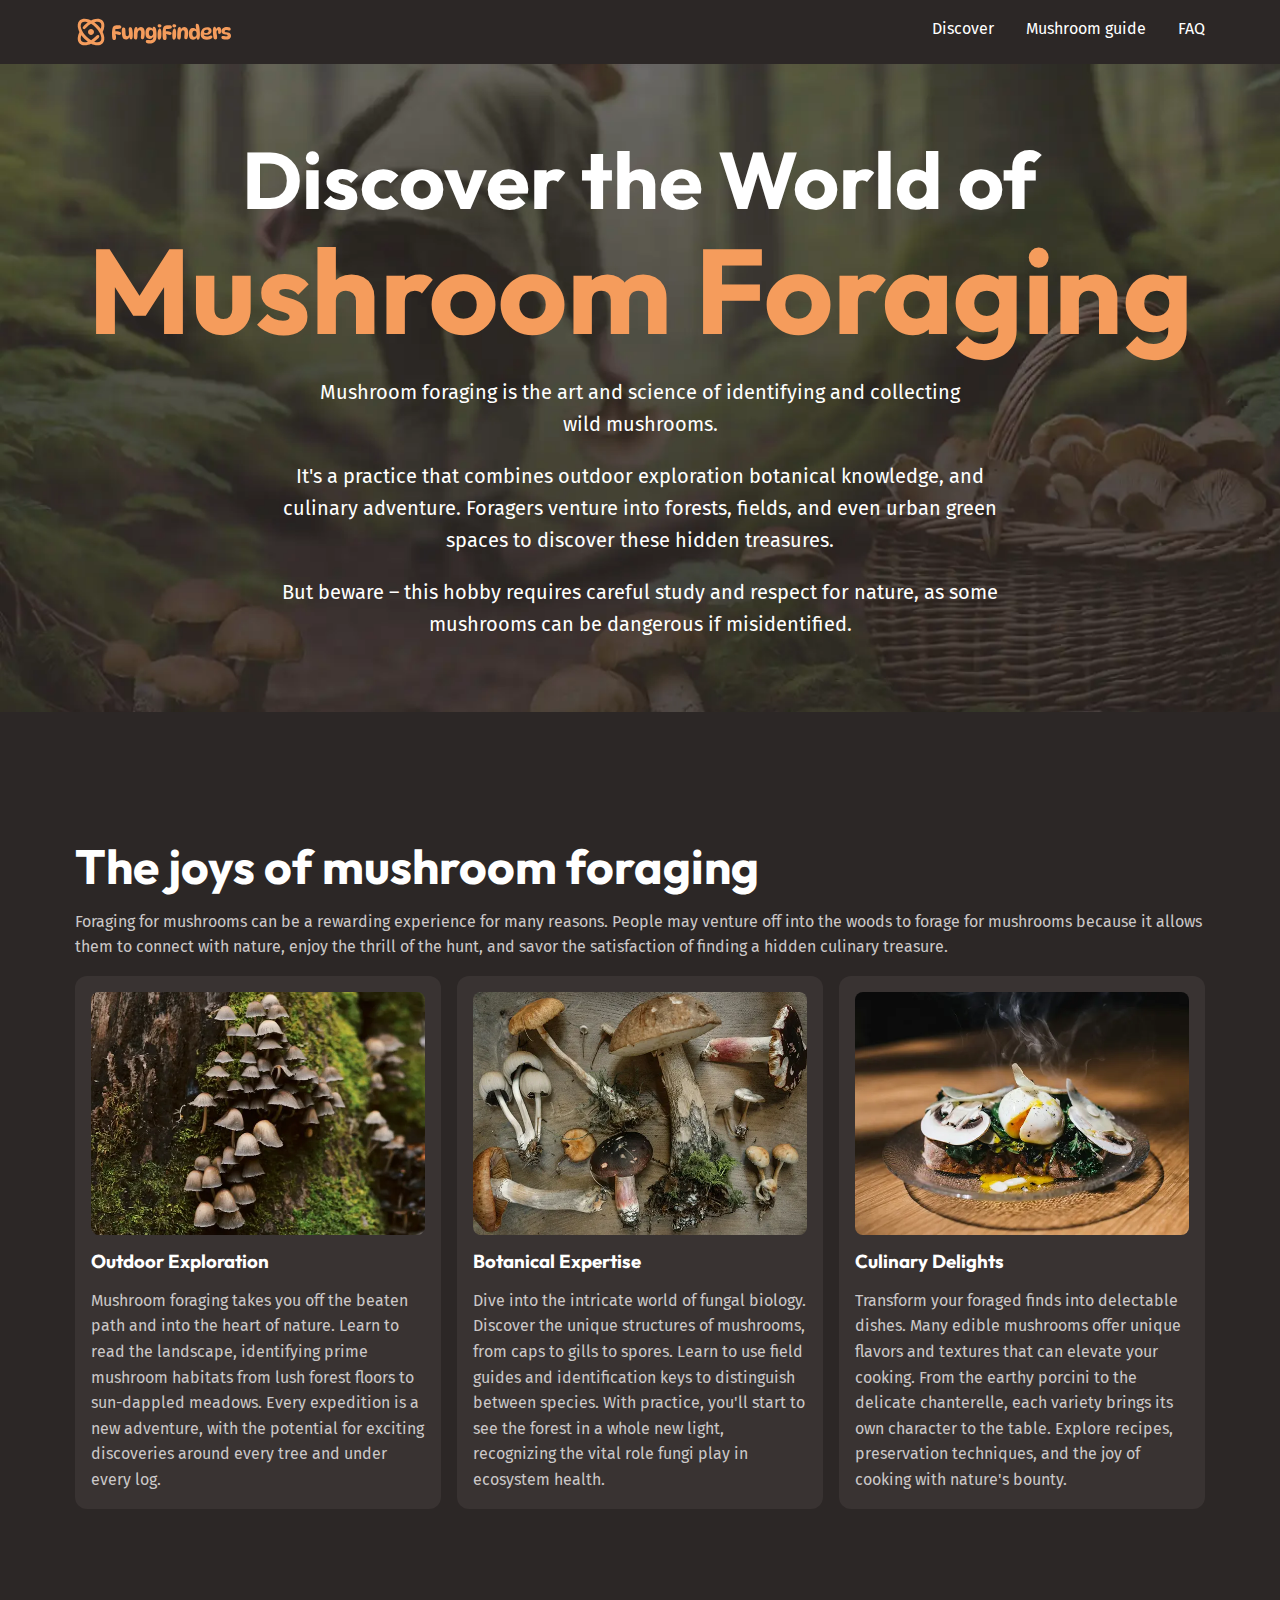
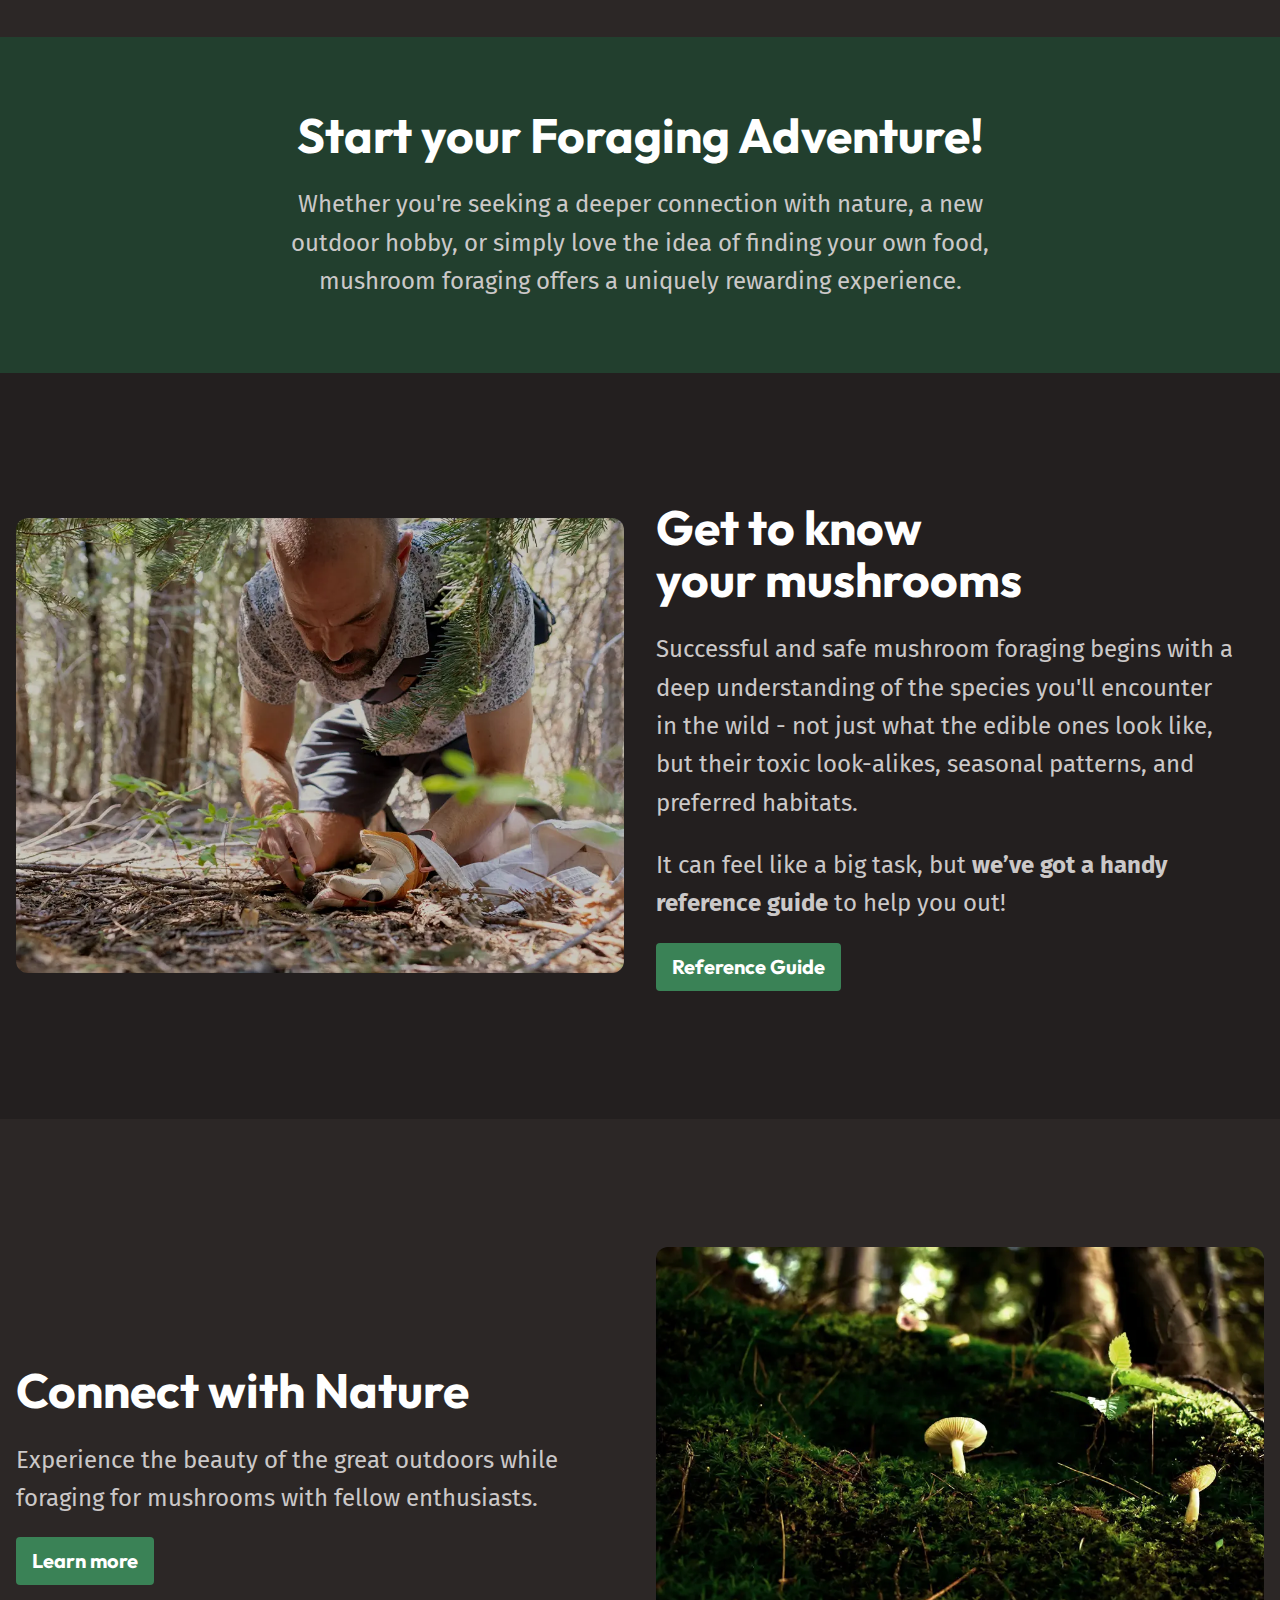
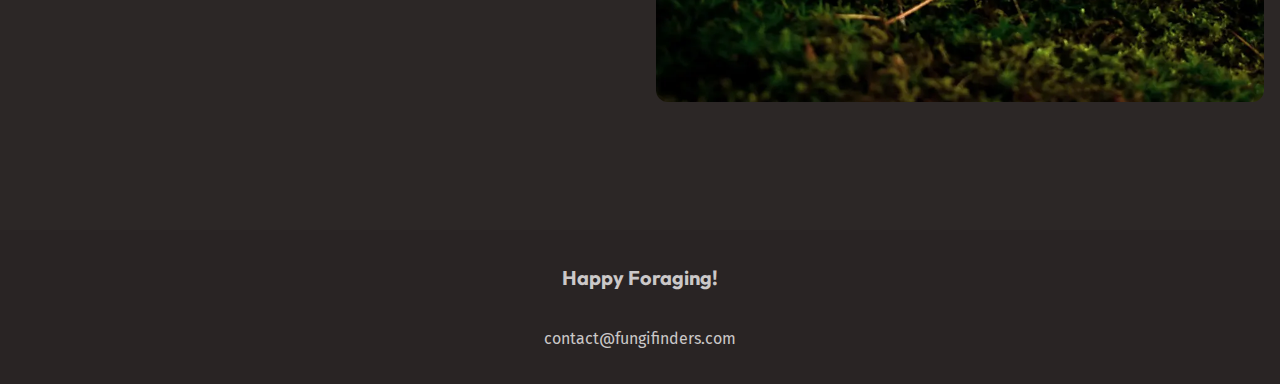
<file: 04/index.html>
<!DOCTYPE html>
<html lang="en">
  <head>
    <meta charset="UTF-8" />
    <meta name="viewport" content="width=device-width, initial-scale=1.0" />
    <title>FungiFinders</title>
    <link rel="preconnect" href="https://fonts.googleapis.com" />
    <link rel="preconnect" href="https://fonts.gstatic.com" crossorigin />
    <link
      href="https://fonts.googleapis.com/css2?family=Fira+Sans:wght@400;700&family=Outfit:wght@100..900&display=swap"
      rel="stylesheet"
    />
    <link rel="stylesheet" href="style.css" />
    <script src="main.js" defer></script>
  </head>

  <body>
    <header class="site-header">
      <div class="wrapper" data-type="wide">
        <div class="site-header__inner">
          <a href="/">
            <img class="logo" src="/assets/fungi-finders.svg" />
          </a>
          <button aria-controls="primary-navigation" aria-expanded="false">
            <span class="visually-hidden">Menu</span>
            <img src="/assets/hamburger.svg" alt="" />
          </button>
          <nav class="primary-navigation">
            <ul>
              <li><a href="/">Discover</a></li>
              <li><a href="mushroom-guide.html">Mushroom guide</a></li>
              <li><a href="mushroom-guide.html#faq">FAQ</a></li>
            </ul>
          </nav>
        </div>
      </div>
    </header>
    <main>
      <section class="hero section flow" data-padding="compact">
        <div class="wrapper">
          <h1 class="hero__title">
            Discover the World of
            <span>Mushroom Foraging</span>
          </h1>
        </div>
        <div class="wrapper" data-width="narrow">
          <div class="flow">
            <p>
              Mushroom foraging is the art and science of identifying and
              collecting wild mushrooms.
            </p>
            <p>
              It's a practice that combines outdoor exploration botanical
              knowledge, and culinary adventure. Foragers venture into forests,
              fields, and even urban green spaces to discover these hidden
              treasures.
            </p>
            <p>
              But beware – this hobby requires careful study and respect for
              nature, as some mushrooms can be dangerous if misidentified.
            </p>
          </div>
        </div>
      </section>

      <section class="section">
        <div class="wrapper flow">
          <div class="flow">
            <h2 class="section-title">The joys of mushroom foraging</h2>
            <p>
              Foraging for mushrooms can be a rewarding experience for many
              reasons. People may venture off into the woods to forage for
              mushrooms because it allows them to connect with nature, enjoy the
              thrill of the hunt, and savor the satisfaction of finding a hidden
              culinary treasure.
            </p>
          </div>

          <!-- this is 3 columns-->
          <div class="equal-columns">
            <div class="card grid-flow">
              <img
                src="/assets/outdoor-exploration.webp"
                alt="Tighly grouped brown mushrooms growing up the side of a mossy tree trunk"
              />
              <h3>Outdoor Exploration</h3>
              <p>
                Mushroom foraging takes you off the beaten path and into the
                heart of nature. Learn to read the landscape, identifying prime
                mushroom habitats from lush forest floors to sun-dappled
                meadows. Every expedition is a new adventure, with the potential
                for exciting discoveries around every tree and under every log.
              </p>
            </div>

            <div class="card grid-flow">
              <img
                src="/assets/botanical-expertise.webp"
                alt="Various harvested wild mushrooms on a table"
              />
              <h3>Botanical Expertise</h3>
              <p>
                Dive into the intricate world of fungal biology. Discover the
                unique structures of mushrooms, from caps to gills to spores.
                Learn to use field guides and identification keys to distinguish
                between species. With practice, you'll start to see the forest
                in a whole new light, recognizing the vital role fungi play in
                ecosystem health.
              </p>
            </div>

            <div class="card grid-flow">
              <img
                src="/assets/culinary-delight.webp"
                alt="A freshly cooked plate of food, still steaming, with several mushroom slices on it"
              />
              <h3>Culinary Delights</h3>
              <p>
                Transform your foraged finds into delectable dishes. Many edible
                mushrooms offer unique flavors and textures that can elevate
                your cooking. From the earthy porcini to the delicate
                chanterelle, each variety brings its own character to the table.
                Explore recipes, preservation techniques, and the joy of cooking
                with nature's bounty.
              </p>
            </div>
          </div>
        </div>
      </section>

      <section class="background-accent section" data-padding="compact">
        <div class="wrapper" data-width="narrow">
          <div class="text-center font-size-lg flow">
            <h2 class="section-title">
              Start your <span>Foraging Adventure!</span>
            </h2>
            <p>
              Whether you're seeking a deeper connection with nature, a new
              outdoor hobby, or simply love the idea of finding your own food,
              mushroom foraging offers a uniquely rewarding experience.
            </p>
          </div>
        </div>
      </section>

      <section class="background-extra-dark section">
        <div class="wrapper" data-width="wide">
          <div
            class="equal-columns"
            data-gap="large"
            data-vertical-alignment="centered"
          >
            <!-- two columns -->
            <div>
              <img
                src="/assets/get-to-know.webp"
                alt="A man on his hands and knees carefully digging a mushroom out of the forest floor"
              />
            </div>
            <div class="font-size-lg flow">
              <h2 class="section-title">Get to know your mushrooms</h2>
              <p>
                Successful and safe mushroom foraging begins with a deep
                understanding of the species you'll encounter in the wild - not
                just what the edible ones look like, but their toxic
                look-alikes, seasonal patterns, and preferred habitats.
              </p>
              <p>
                It can feel like a big task, but
                <strong>we’ve got a handy reference guide</strong> to help you
                out!
              </p>
              <a class="button" href="/mushroom-guide.html"
                ><span class="visually-hidden"
                  >Get to know your mushrooms by using our handy</span
                >
                Reference Guide</a
              >
            </div>
          </div>
        </div>
      </section>

      <section class="section">
        <div class="wrapper" data-width="wide">
          <div
            class="equal-columns"
            data-gap="large"
            data-vertical-alignment="centered"
          >
            <!-- two columns -->
            <div class="font-size-lg flow">
              <h2 class="section-title">Connect with Nature</h2>
              <p>
                Experience the beauty of the great outdoors while foraging for
                mushrooms with fellow enthusiasts.
              </p>
              <a class="button" href="#"
                >Learn more
                <span class="visually-hidden"
                  >about mushrooms with our handy mushroom guide</span
                ></a
              >
            </div>
            <div>
              <img
                src="/assets/nature.webp"
                alt="A few small yellowish mushrooms growing on a mossy forest floor"
              />
            </div>
          </div>
        </div>
      </section>
    </main>

    <footer class="site-footer">
      <p class="site-footer__title">Happy Foraging!</p>
      <a href="mailto:contact@fungifinders.com">contact@fungifinders.com</a>
    </footer>
  </body>
</html>
</file>
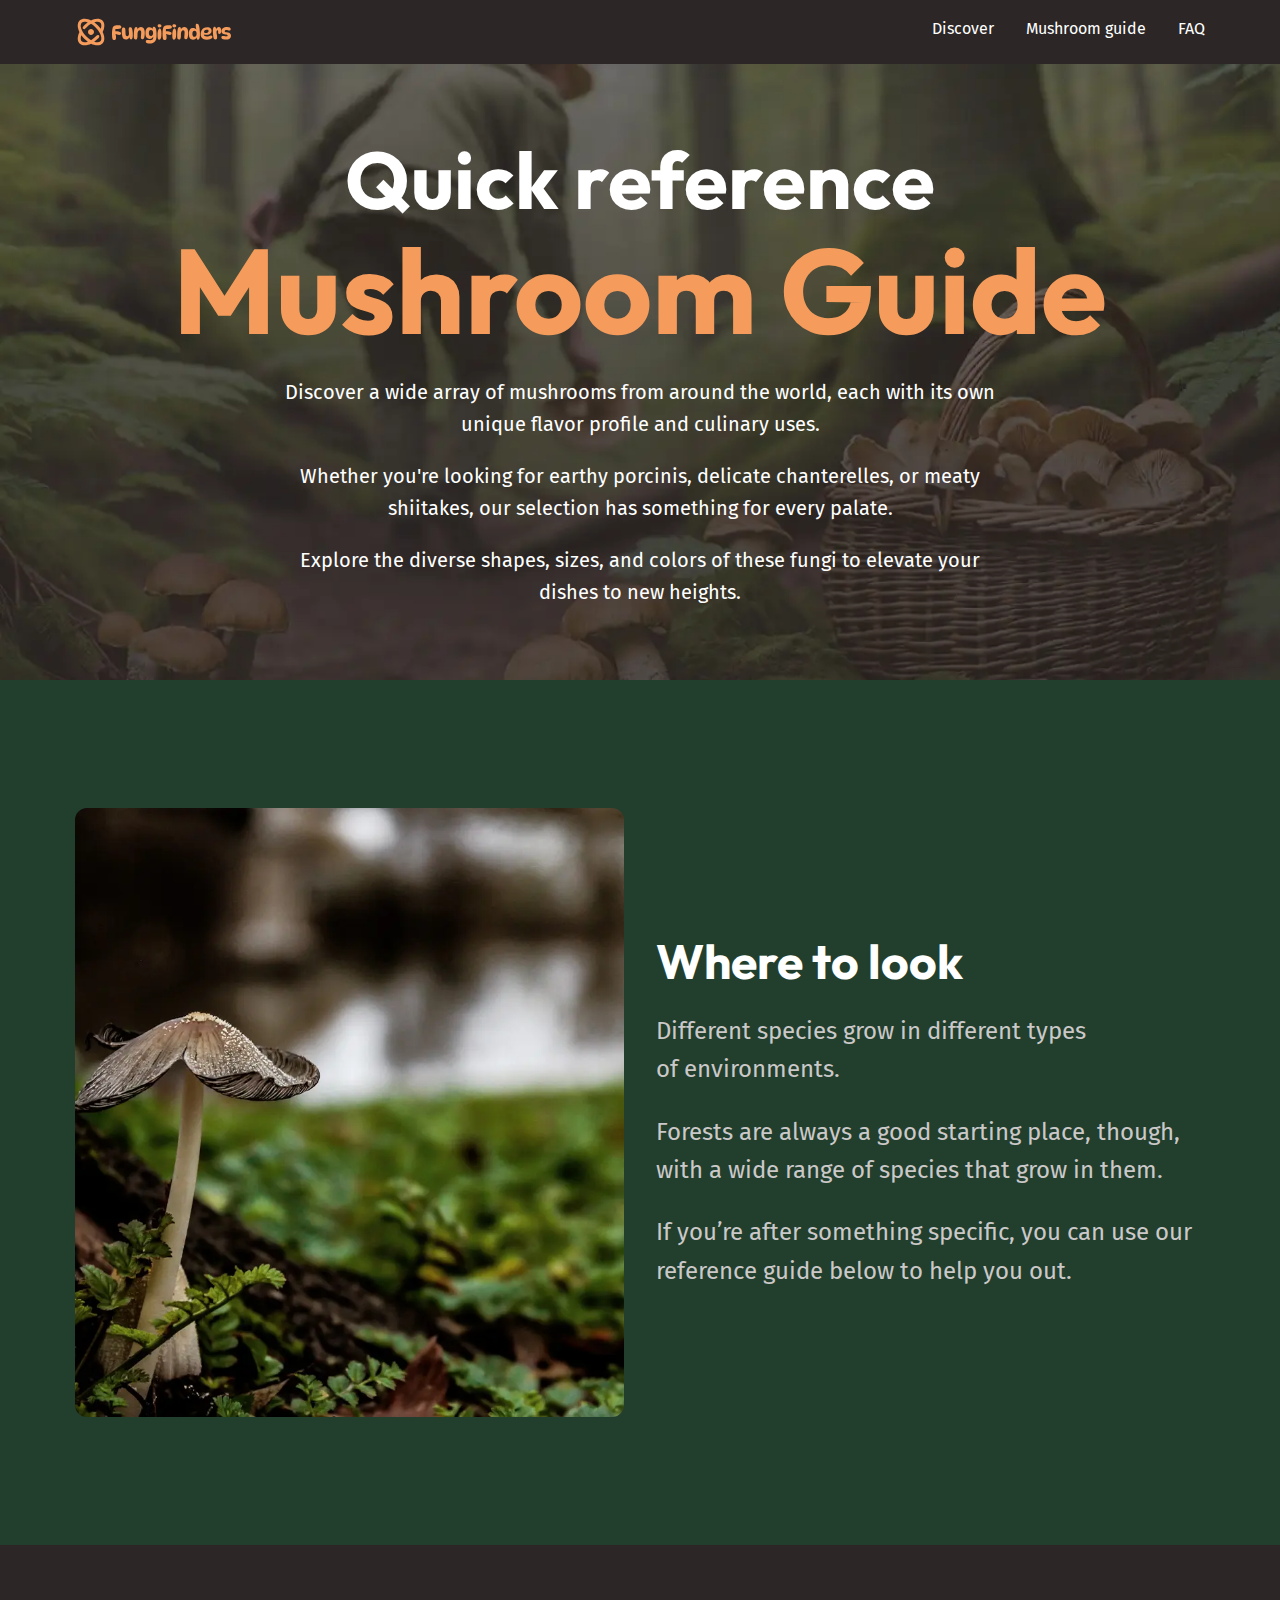
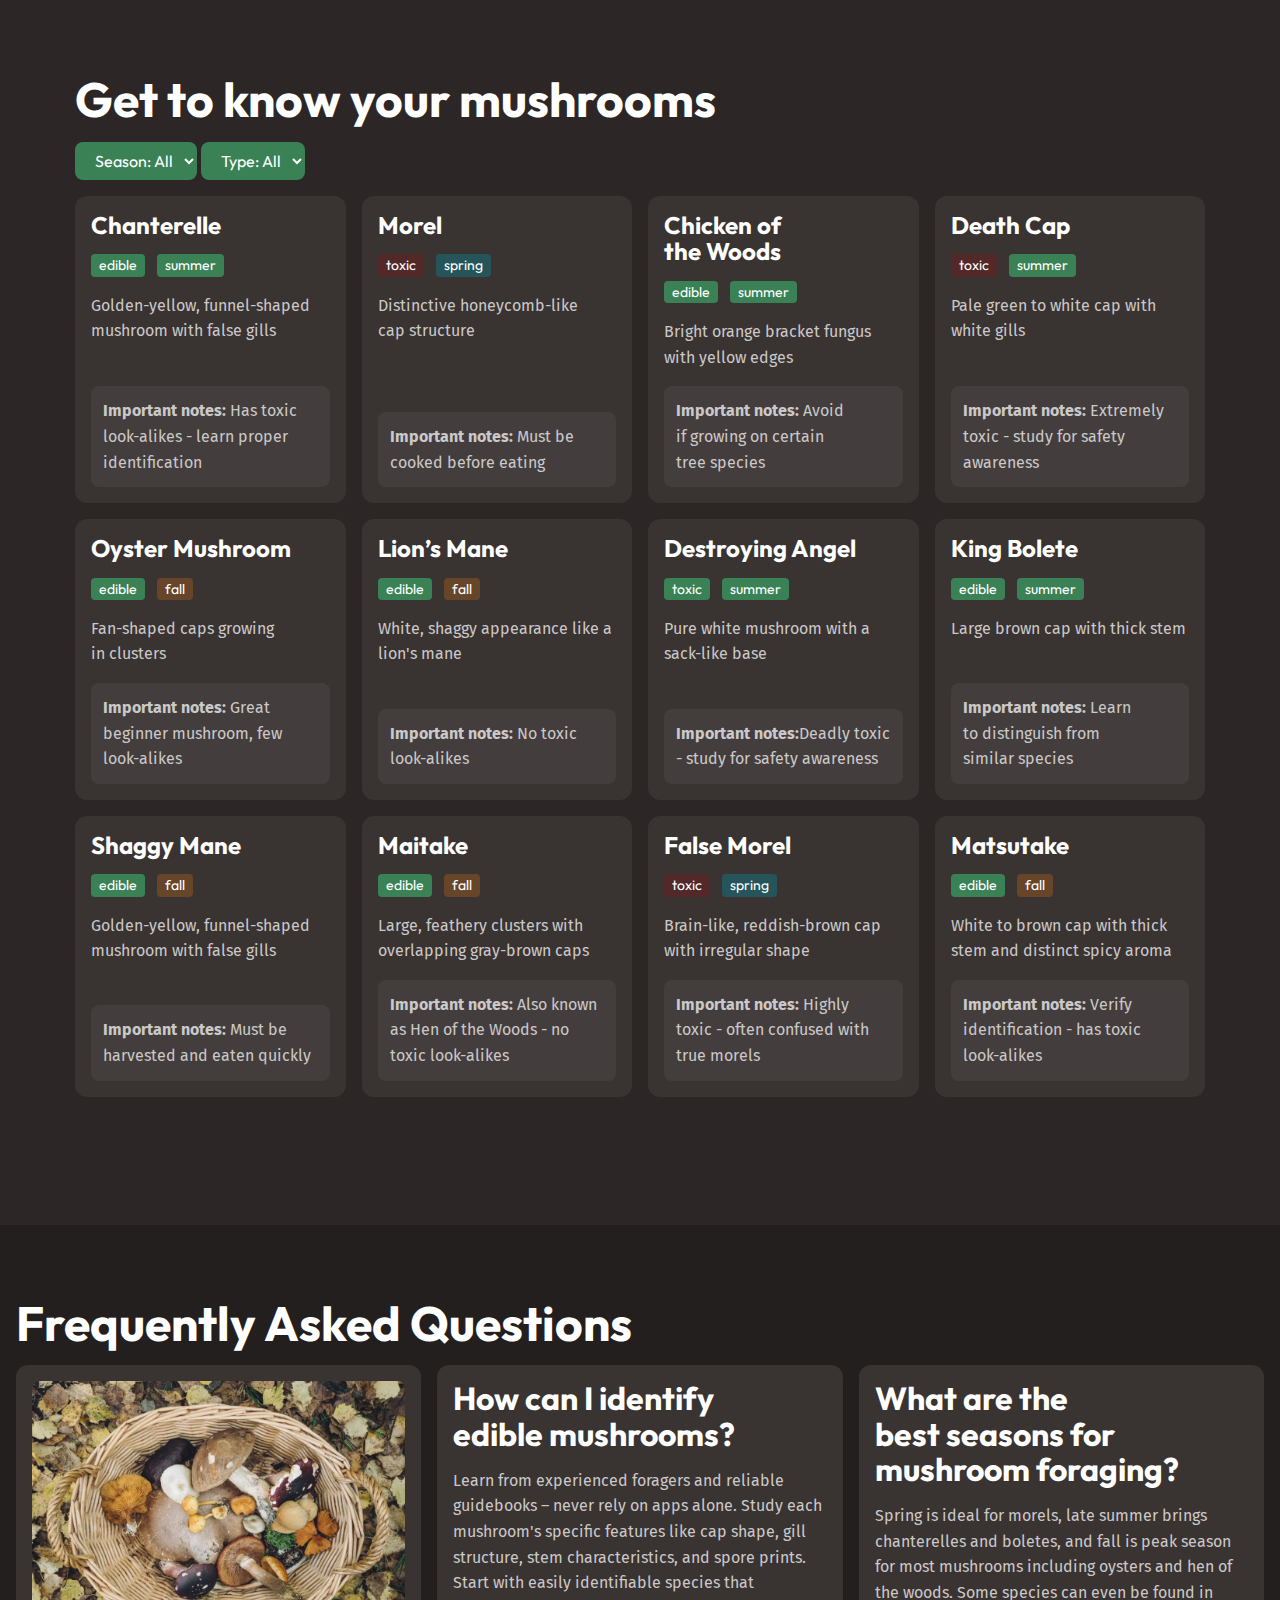
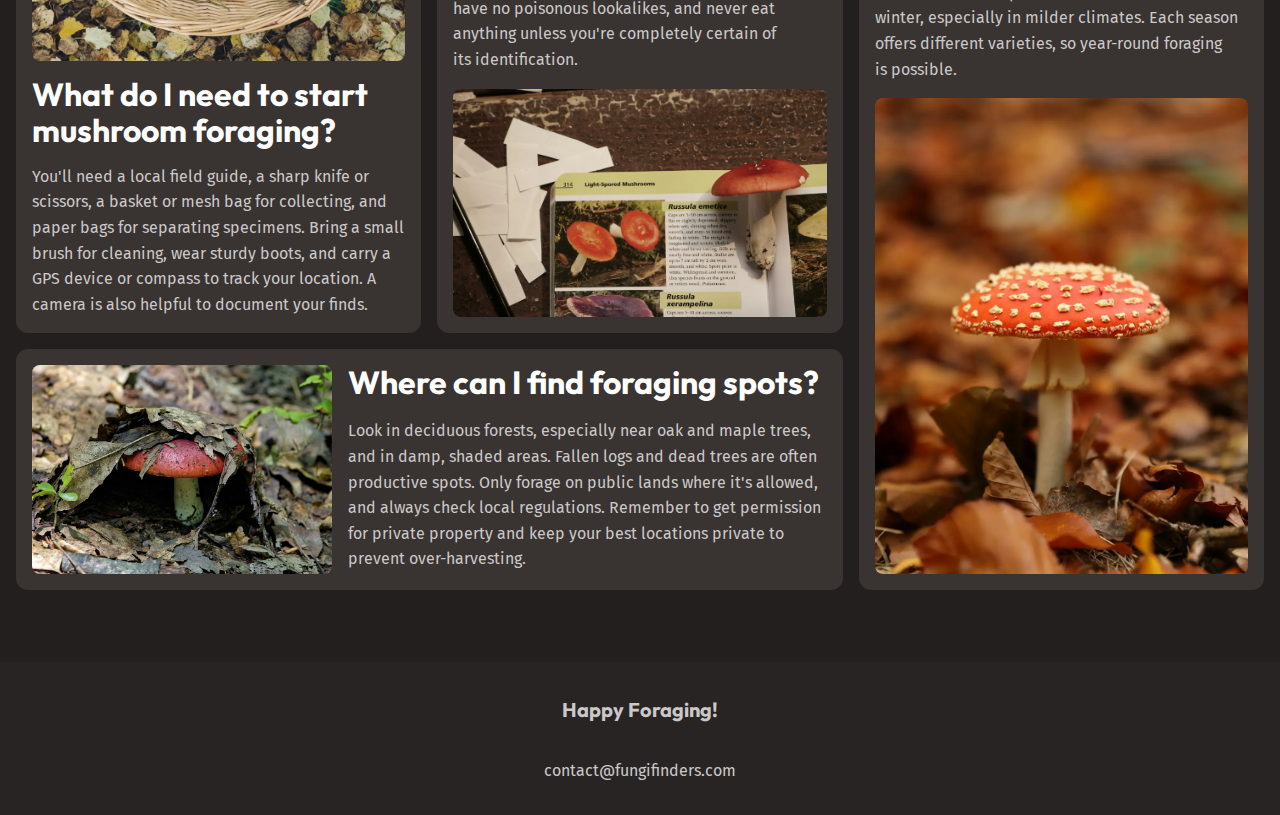
<file: 04/mushroom-guide.html>
<!DOCTYPE html>
<html lang="en">

<head>
    <meta charset="UTF-8" />
    <meta name="viewport" content="width=device-width, initial-scale=1.0" />
    <title>FungiFinders</title>
    <link rel="preconnect" href="https://fonts.googleapis.com" />
    <link rel="preconnect" href="https://fonts.gstatic.com" crossorigin />
    <link
        href="https://fonts.googleapis.com/css2?family=Fira+Sans:wght@400;700&family=Outfit:wght@100..900&display=swap"
        rel="stylesheet" />
    <link rel="stylesheet" href="style.css" />
    <script src="main.js" defer></script>
    <script src="mushroom-filter.js" defer></script>
</head>

<body>
    <header class="site-header">
        <div class="wrapper" data-type="wide">
            <div class="site-header__inner">
                <a href="/">
                    <img class="logo" src="/assets/fungi-finders.svg" />
                </a>
                <button aria-controls="primary-navigation" aria-expanded="false">
                    <span class="visually-hidden">Menu</span>
                    <img src="/assets/hamburger.svg" alt="" />
                </button>
                <nav class="primary-navigation">
                    <ul>
                        <li><a href="/">Discover</a></li>
                        <li><a href="mushroom-guide.html">Mushroom guide</a></li>
                        <li><a href="mushroom-guide.html#faq">FAQ</a></li>
                    </ul>
                </nav>
            </div>
        </div>
    </header>
    <main id="main">
        <section class="hero flow section" data-padding="compact">
            <div class="wrapper">
                <h1 class="hero__title">
                    Quick reference
                    <span>Mushroom Guide</span>
                </h1>
            </div>

            <div class="wrapper flow" data-width="narrow">
                <p>
                    Discover a wide array of mushrooms from around the world, each with
                    its own unique flavor profile and culinary uses.
                </p>
                <p>
                    Whether you're looking for earthy porcinis, delicate chanterelles,
                    or meaty shiitakes, our selection has something for every palate.
                </p>
                <p>
                    Explore the diverse shapes, sizes, and colors of these fungi to
                    elevate your dishes to new heights.
                </p>
            </div>
        </section>

        <section class="background-accent section">
            <div class="wrapper">
                <div class="equal-columns" data-vertical-alignment="centered" data-gap="large">
                    <div>
                        <img src="/assets/where-to-look.webp"
                            alt="A closeup of a mushroom growing on a lush green forest floor" />
                    </div>

                    <div class="flow font-size-lg">
                        <h2 class="section-title">Where to look</h2>
                        <p>Different species grow in different types of environments.</p>
                        <p>
                            Forests are always a good starting place, though, with a wide
                            range of species that grow in them.
                        </p>
                        <p>
                            If you’re after something specific, you can use our reference
                            guide below to help you out.
                        </p>
                    </div>
                </div>
            </div>
        </section>

        <section class="section mushroom-guide">
            <div class="wrapper flow">
                <h2 class="section-title">Get to know your mushrooms</h2>
                <div>
                    <select name="season" id="season" hidden>
                        <option value="all">Season: All</option>
                        <option value="spring">Spring</option>
                        <option value="summer">Summer</option>
                        <option value="fall">Fall</option>
                    </select>
                    <select name="edible" id="edible" hidden>
                        <option value="all">Type: All</option>
                        <option value="edible">Edible</option>
                        <option value="toxic">Toxic</option>
                    </select>
                </div>

                <div class="grid-auto-fill">
                    <div class="card">
                        <h3 class="card__title">Chanterelle</h3>
                        <ul class="tag-list" role="list" aria-label="Mushroom characteristics">
                            <li data-edible="edible">
                                <span class="visually-hidden">This mushroom is</span>
                                edible
                            </li>
                            <li data-season="summer">
                                <span class="visually-hidden">You can harvest this mushroom in the</span>
                                summer
                            </li>
                        </ul>

                        <p>Golden-yellow, funnel-shaped mushroom with false gills</p>
                        <p class="card__note">
                            <strong>Important notes:</strong> Has toxic look-alikes - learn
                            proper identification
                        </p>
                    </div>
                    <div class="card">
                        <h3 class="card__title">Morel</h3>
                        <ul class="tag-list" role="list" aria-label="Mushroom characteristics">
                            <li data-edible="toxic">
                                <span class="visually-hidden">This mushroom is</span>
                                toxic
                            </li>
                            <li data-season="spring">
                                <span class="visually-hidden">You can harvest this mushroom in the</span>
                                spring
                            </li>
                        </ul>

                        <p>Distinctive honeycomb-like cap structure</p>
                        <p class="card__note">
                            <strong>Important notes:</strong> Must be cooked before eating
                        </p>
                    </div>

                    <div class="card">
                        <h3 class="card__title">Chicken of the Woods</h3>
                        <ul class="tag-list" role="list" aria-label="Mushroom characteristics">
                            <li data-edible="edible">
                                <span class="visually-hidden">This mushroom is</span>
                                edible
                            </li>
                            <li data-season="summer">
                                <span class="visually-hidden">You can harvest this mushroom in the</span>
                                summer
                            </li>
                        </ul>

                        <p>Bright orange bracket fungus with yellow edges</p>
                        <p class="card__note">
                            <strong>Important notes:</strong> Avoid if growing on certain
                            tree species
                        </p>
                    </div>

                    <div class="card">
                        <h3 class="card__title">Death Cap</h3>
                        <ul class="tag-list" role="list" aria-label="Mushroom characteristics">
                            <li data-edible="toxic">
                                <span class="visually-hidden">This mushroom is</span>
                                toxic
                            </li>
                            <li data-season="summer">
                                <span class="visually-hidden">You can harvest this mushroom in the</span>
                                summer
                            </li>
                        </ul>

                        <p>Pale green to white cap with white gills</p>
                        <p class="card__note">
                            <strong>Important notes:</strong> Extremely toxic - study for
                            safety awareness
                        </p>
                    </div>
                    <div class="card">
                        <h3 class="card__title">Oyster Mushroom</h3>
                        <ul class="tag-list" role="list" aria-label="Mushroom characteristics">
                            <li data-edible="edible">
                                <span class="visually-hidden">This mushroom is</span>
                                edible
                            </li>
                            <li data-season="fall">
                                <span class="visually-hidden">You can harvest this mushroom in the</span>
                                fall
                            </li>
                        </ul>

                        <p>Fan-shaped caps growing in clusters</p>
                        <p class="card__note">
                            <strong>Important notes:</strong> Great beginner mushroom, few
                            look-alikes
                        </p>
                    </div>
                    <div class="card">
                        <h3 class="card__title">Lion’s Mane</h3>
                        <ul class="tag-list" role="list" aria-label="Mushroom characteristics">
                            <li data-edible="edible">
                                <span class="visually-hidden">This mushroom is</span>
                                edible
                            </li>
                            <li data-season="fall">
                                <span class="visually-hidden">You can harvest this mushroom in the</span>
                                fall
                            </li>
                        </ul>

                        <p>White, shaggy appearance like a lion's mane</p>
                        <p class="card__note">
                            <strong>Important notes:</strong> No toxic look-alikes
                        </p>
                    </div>
                    <div class="card">
                        <h3 class="card__title">Destroying Angel</h3>
                        <ul class="tag-list" role="list" aria-label="Mushroom characteristics">
                            <li data-edible="edible">
                                <span class="visually-hidden">This mushroom is</span>
                                toxic
                            </li>
                            <li data-season="summer">
                                <span class="visually-hidden">You can harvest this mushroom in the</span>
                                summer
                            </li>
                        </ul>

                        <p>Pure white mushroom with a sack-like base</p>
                        <p class="card__note">
                            <strong>Important notes:</strong>Deadly toxic - study for safety
                            awareness
                        </p>
                    </div>
                    <div class="card">
                        <h3 class="card__title">King Bolete</h3>
                        <ul class="tag-list" role="list" aria-label="Mushroom characteristics">
                            <li data-edible="edible">
                                <span class="visually-hidden">This mushroom is</span>
                                edible
                            </li>
                            <li data-season="summer">
                                <span class="visually-hidden">You can harvest this mushroom in the</span>
                                summer
                            </li>
                        </ul>

                        <p>Large brown cap with thick stem</p>
                        <p class="card__note">
                            <strong>Important notes:</strong> Learn to distinguish from
                            similar species
                        </p>
                    </div>
                    <div class="card">
                        <h3 class="card__title">Shaggy Mane</h3>
                        <ul class="tag-list" role="list" aria-label="Mushroom characteristics">
                            <li data-edible="edible">
                                <span class="visually-hidden">This mushroom is</span>
                                edible
                            </li>
                            <li data-season="fall">
                                <span class="visually-hidden">You can harvest this mushroom in the</span>
                                fall
                            </li>
                        </ul>

                        <p>Golden-yellow, funnel-shaped mushroom with false gills</p>
                        <p class="card__note">
                            <strong>Important notes:</strong> Must be harvested and eaten
                            quickly
                        </p>
                    </div>
                    <div class="card">
                        <h3 class="card__title">Maitake</h3>
                        <ul class="tag-list" role="list" aria-label="Mushroom characteristics">
                            <li data-edible="edible">
                                <span class="visually-hidden">This mushroom is</span>
                                edible
                            </li>
                            <li data-season="fall">
                                <span class="visually-hidden">You can harvest this mushroom in the</span>
                                fall
                            </li>
                        </ul>

                        <p>Large, feathery clusters with overlapping gray-brown caps</p>
                        <p class="card__note">
                            <strong>Important notes:</strong> Also known as Hen of the Woods
                            - no toxic look-alikes
                        </p>
                    </div>
                    <div class="card">
                        <h3 class="card__title">False Morel</h3>
                        <ul class="tag-list" role="list" aria-label="Mushroom characteristics">
                            <li data-edible="toxic">
                                <span class="visually-hidden">This mushroom is</span>
                                toxic
                            </li>
                            <li data-season="spring">
                                <span class="visually-hidden">You can harvest this mushroom in the</span>
                                spring
                            </li>
                        </ul>

                        <p>Brain-like, reddish-brown cap with irregular shape</p>
                        <p class="card__note">
                            <strong>Important notes:</strong> Highly toxic - often confused
                            with true morels
                        </p>
                    </div>
                    <div class="card">
                        <h3 class="card__title">Matsutake</h3>
                        <ul class="tag-list" role="list" aria-label="Mushroom characteristics">
                            <li data-edible="edible">
                                <span class="visually-hidden">This mushroom is</span>
                                edible
                            </li>
                            <li data-season="fall">
                                <span class="visually-hidden">You can harvest this mushroom in the</span>
                                fall
                            </li>
                        </ul>

                        <p>White to brown cap with thick stem and distinct spicy aroma</p>
                        <p class="card__note">
                            <strong>Important notes:</strong> Verify identification - has
                            toxic look-alikes
                        </p>
                    </div>
                </div>

                <div class="no-results-message" hidden>
                    No cards match these filters
                </div>
            </div>
        </section>

        <section id="faq" class="background-extra-dark section" data-padding="compact">
            <div class="wrapper flow" data-width="wide">
                <h2 class="section-title">Frequently Asked Questions</h2>
                <div class="faq-bento-grid">
                    <div class="card">
                        <img src="/assets/start-foraging.webp" alt="a basket full of a viarity of wild mushrooms" />
                        <h3 class="card__title">
                            What do I need to start mushroom foraging?
                        </h3>
                        <p>
                            You'll need a local field guide, a sharp knife or scissors, a
                            basket or mesh bag for collecting, and paper bags for separating
                            specimens. Bring a small brush for cleaning, wear sturdy boots,
                            and carry a GPS device or compass to track your location. A
                            camera is also helpful to document your finds.
                        </p>
                    </div>

                    <div class="card">
                        <img src="/assets/identify-mushrooms.webp"
                            alt="A wild mushroom on top of a page in a mushroom identification book, giving detailed information about that mushroom" />
                        <h3 class="card__title">How can I identify edible mushrooms?</h3>
                        <p>
                            Learn from experienced foragers and reliable guidebooks – never
                            rely on apps alone. Study each mushroom's specific features like
                            cap shape, gill structure, stem characteristics, and spore
                            prints. Start with easily identifiable species that have no
                            poisonous lookalikes, and never eat anything unless you're
                            completely certain of its identification.
                        </p>
                    </div>

                    <div class="card">
                        <img src="/assets/where-to-find.webp"
                            alt="A mushroom under a pile of leaves, with only one side of it visible" />
                        <h3 class="card__title">Where can I find foraging spots?</h3>
                        <p>
                            Look in deciduous forests, especially near oak and maple trees,
                            and in damp, shaded areas. Fallen logs and dead trees are often
                            productive spots. Only forage on public lands where it's
                            allowed, and always check local regulations. Remember to get
                            permission for private property and keep your best locations
                            private to prevent over-harvesting.
                        </p>
                    </div>

                    <div class="card">
                        <img src="/assets/best-seasons.webp"
                            alt="A white stemmed mushroom, with a bright orange cap with white spots" />
                        <h3 class="card__title">
                            What are the best seasons for mushroom foraging?
                        </h3>
                        <p>
                            Spring is ideal for morels, late summer brings chanterelles and
                            boletes, and fall is peak season for most mushrooms including
                            oysters and hen of the woods. Some species can even be found in
                            winter, especially in milder climates. Each season offers
                            different varieties, so year-round foraging is possible.
                        </p>
                    </div>
                </div>
            </div>
        </section>
    </main>

    <footer class="site-footer">
        <p class="site-footer__title">Happy Foraging!</p>
        <a href="mailto:contact@fungifinders.com">contact@fungifinders.com</a>
    </footer>
</body>

</html>
</file>
<file: 04/style.css>
@layer reset {

    *,
    *::before,
    *::after {
        box-sizing: border-box;
    }

    /* https://kilianvalkhof.com/2022/css-html/your-css-reset-needs-text-size-adjust-probably/ */
    html {
        -moz-text-size-adjust: none;
        -webkit-text-size-adjust: none;
        text-size-adjust: none;
    }

    body,
    h1,
    h2,
    h3,
    h4,
    p,
    figure,
    blockquote,
    dl,
    dd {
        margin: 0;
    }

    /* https://www.scottohara.me/blog/2019/01/12/lists-and-safari.html */
    [role="list"] {
        list-style: none;
        margin: 0;
        padding: 0;
    }

    body {
        min-block-size: 100vh;
        line-height: 1.6;
    }

    h1,
    h2,
    h3,
    button,
    input,
    label {
        line-height: 1.1;
    }

    h1,
    h2,
    h3,
    h4 {
        text-wrap: balance;
    }

    p,
    li {
        text-wrap: pretty;
    }

    img,
    picture {
        max-inline-size: 100%;
        display: block;
    }

    input,
    button,
    textarea,
    select {
        font: inherit;
    }
}

@layer base {
    :root {
        --clr-white: hsl(0, 0%, 100%);
        --clr-gray-100: hsl(0, 2%, 79%);
        --clr-brand-400: hsl(25, 88%, 75%);
        --clr-brand-500: hsl(25, 88%, 66%);
        --clr-green-400: hsl(143, 19%, 49%);
        --clr-green-500: hsl(143, 38%, 37%);
        --clr-green-600: hsl(145, 29%, 19%);
        --clr-brown-500: hsl(10, 5%, 25%);
        --clr-brown-600: hsl(9, 7%, 21%);
        --clr-brown-700: hsl(9, 8%, 16%);
        --clr-brown-800: hsl(0, 6%, 15%);
        --clr-brown-900: hsl(0, 6%, 13%);

        --clr-orange-500: hsl(28, 43%, 28%);
        --clr-red-500: hsl(359, 34%, 24%);
        --clr-teal-500: hsl(186, 42%, 25%);

        --ff-heading: "Outfit", sans-serif;
        --ff-body: "Fira Sans", sans-serif;

        --fs-300: 0.875rem;
        --fs-400: 1rem;
        --fs-500: 1.125rem;
        --fs-600: 1.25rem;
        --fs-700: 1.5rem;
        --fs-800: 2rem;
        --fs-900: 3.75rem;
        --fs-1000: 3.75rem;

        @media (width > 760px) {
            --fs-300: 0.875rem;
            --fs-400: 1rem;
            --fs-500: 1.25rem;
            --fs-600: 1.5rem;
            --fs-700: 2rem;
            --fs-800: 3rem;
            --fs-900: 5rem;
            --fs-1000: 7.5rem;
        }
    }

    /* in another selector for syntax highlighting reasons only */
    :root {
        --text-main: var(--clr-gray-100);
        --text-high-contrast: var(--clr-white);
        --text-brand: var(--clr-brand-500);
        --text-brand-light: var(--clr-brand-400);

        --background-accent-light: var(--clr-green-400);
        --background-accent-main: var(--clr-green-500);
        --background-accent-dark: var(--clr-green-600);

        --background-extra-light: var(--clr-brown-500);
        --background-light: var(--clr-brown-600);
        --background-main: var(--clr-brown-700);
        --background-dark: var(--clr-brown-800);
        --background-extra-dark: var(--clr-brown-900);

        --font-size-heading-sm: var(--fs-700);
        --font-size-heading-regular: var(--fs-800);
        --font-size-heading-lg: var(--fs-900);
        --font-size-heading-xl: var(--fs-1000);

        --font-size-sm: var(--fs-300);
        --font-size-regular: var(--fs-400);
        --font-size-md: var(--fs-500);
        --font-size-lg: var(--fs-600);

        --border-radius-1: 0.25rem;
        --border-radius-2: 0.5rem;
        --border-radius-3: 0.75rem;
    }
}

@layer base {
    @view-transition {
        navigation: auto;
    }

    @media (prefers-reduced-motion: no-preference) {
        html {
            scroll-behavior: smooth;
        }
    }

    html {
        scroll-padding: 2rem;
    }

    body {
        font-family: var(--ff-body);
        font-size: var(--font-size-regular);
        color: var(--text-main);
        background-color: var(--background-main);
    }

    h1,
    h2,
    h3,
    h4 {
        font-family: var(--ff-heading);
        font-weight: 700;
        color: var(--text-high-contrast);
    }

    a {
        color: var(--text-high-contrast);
    }

    a:hover,
    a:focus-visible {
        color: var(--text-brand-light);
    }

    img {
        border-radius: var(--border-radius-3);
    }
}

@layer layout {
    .flow>*+* {
        margin-block-start: var(--flow-space, 1em);
    }

    .grid-flow {
        display: grid;
        gap: var(--grid-flow-space, 1rem);

        align-content: start;
        justify-items: start;
    }

    .wrapper {
        --wrapper-max-width: 1130px;
        --wrapper-padding: 1rem;

        max-width: var(--wrapper-max-width);
        margin-inline: auto;
        padding-inline: var(--wrapper-padding);

        /* helps to match the Figma file */
        box-sizing: content-box;
    }

    .wrapper[data-width="narrow"] {
        --wrapper-max-width: 720px;
    }

    .wrapper[data-width="wide"] {
        --wrapper-max-width: 1330px;
    }

    .section {
        padding-block: 3.75rem;

        @media (min-width: 760px) {
            padding-block: 8rem;

            &[data-padding="compact"] {
                padding-block: 4.5rem;
            }
        }

        .grid-auto-fill {
            display: grid;
            gap: 1rem;
            grid-template-columns: repeat(auto-fill,
                    minmax(min(var(--grid-auto-fill-min-column-size, 250px), 100%), 1fr));
        }
    }

    .equal-columns {
        display: grid;
        gap: var(--equal-columns-gap, 1rem);
        align-items: var(--column-layout-alignment, start);

        &[data-gap="large"] {
            gap: 2rem;
        }

        &[data-vertical-alignment="centered"] {
            --column-layout-alignment: center;
        }

        &[data-vertical-alignment="bottom"] {
            --column-layout-alignment: end;
        }

        @media (width > 760px) {
            grid-auto-flow: column;
            grid-auto-columns: 1fr;
        }
    }
}

@layer components {
    .site-header {
        padding-block: 1rem;
    }

    .site-header__inner {
        display: flex;
        flex-wrap: wrap;
        gap: 0.5rem 2rem;
        justify-content: space-between;
    }

    .primary-navigation {
        ul {
            list-style: none;
            margin: 0;
            padding: 0;
            display: flex;
            flex-wrap: wrap;
            gap: 0.5rem 2rem;
        }

        a {
            text-decoration: none;
        }
    }

    [aria-controls="primary-navigation"] {
        display: none;
    }

    @media (width < 760px) {
        [aria-controls="primary-navigation"] {
            display: block;
            z-index: 100;
            background: transparent;
            border: 0;

            img {
                border-radius: 0;
            }
        }

        .site-header {
            position: relative;
        }

        .primary-navigation {
            display: none;
            opacity: 0;

            transition: display 1s, opacity 1s;
            transition-behavior: allow-discrete;

            position: absolute;
            z-index: 10;
            top: 0;
            right: 0;
            padding: 2rem;
            border-radius: 0 0 0 var(--border-radius-3);
            background: var(--background-accent-main);

            ul {
                flex-direction: column;
                gap: 0;
                font-size: var(--fs-700);
                font-family: var(--ff-heading);
                font-weight: 700;
            }

            li {
                translate: 0;
                opacity: 1;

                transition: opacity 300ms, translate 875ms;
                transition-delay: var(--delay, 125ms);

                &:nth-child(2) {
                    --delay: 250ms;
                }

                &:nth-child(3) {
                    --delay: 325ms;
                }
            }

            li+li {
                margin-top: 1rem;
                padding-top: 1rem;
                border-top: 2px solid var(--background-accent-light);
            }
        }

        [aria-expanded="true"]~.primary-navigation {
            display: block;
            opacity: 1;

            @starting-style {
                display: block;
                opacity: 0;
            }

            li {
                translate: 0;
                opacity: 1;

                @starting-style {
                    translate: 100%;
                    opacity: 0;
                }
            }
        }
    }

    .site-footer {
        background-color: var(--background-dark);
        padding-block: 2rem;
        text-align: center;

        /* either use .grid-flow and change the --grid-flow-spacing, or do this */
        display: grid;
        gap: 2rem;

        a {
            text-decoration: none;
            color: var(--text-main);

            &:hover,
            &:focus-visible {
                color: var(--text-brand-light);
            }
        }
    }

    .site-footer__title {
        font-size: var(--font-size-md);
        font-family: var(--ff-heading);
        font-weight: 700;
    }

    .hero {
        text-align: center;
        background-image: url(/assets/hero.webp);
        background-size: cover;
        font-size: var(--font-size-md);
        color: var(--text-high-contrast);

        animation: fade-out forwards;
        animation-timeline: view();
        animation-range-start: exit;
    }

    .hero__title {
        font-size: var(--font-size-heading-lg);

        >span {
            display: block;
            font-size: var(--font-size-heading-xl);
            color: var(--text-brand);
        }
    }

    .mushroom-guide {
        --card-title-color: var(--text-high-contrast);
        --card-title-font-size: var(--font-size-lg);

        --card-gap: 0.75rem;
    }

    .faq-bento-grid {
        --card-title-color: var(--text-high-contrast);

        display: grid;
        gap: 1rem;
        grid-template-areas:
            "card-one"
            "card-two"
            "card-three"
            "card-four";

        .card:nth-child(1) {
            grid-area: card-one;
        }

        .card:nth-child(2) {
            grid-area: card-two;
        }

        .card:nth-child(3) {
            grid-area: card-three;
        }

        .card:nth-child(4) {
            grid-area: card-four;
        }

        .card>img {
            height: 100%;
            object-fit: cover;
        }

        @media (width > 600px) {
            grid-template-columns: 1fr 1fr;
            grid-template-areas:
                "card-one card-two"
                "card-three card-four";

            .card:nth-child(even) img {
                order: 3;
            }
        }

        @media (width > 900px) {
            grid-template-columns: 1fr 1fr 1fr;

            grid-template-areas:
                "card-one card-two card-four"
                "card-three card-three card-four";

            .card:nth-child(3) {
                display: grid;
                grid-template-columns: 300px 1fr;

                img {
                    grid-column: 1;
                    grid-row: 1 / 3;
                }
            }
        }
    }

    .card {
        display: flex;
        flex-direction: column;
        gap: 1rem;
        padding: 1rem;
        background-color: var(--background-light);
        border-radius: var(--border-radius-3);

        img {
            border-radius: var(--border-radius-2);
        }
    }

    .card__title {
        color: var(--card-title-color, var(--text-brand));
        font-size: var(--card-title-font-size, var(--font-size-heading-sm));
    }

    .card__note {
        margin-top: auto;
        background-color: var(--background-extra-light);
        padding: 0.75rem;
        border-radius: var(--border-radius-2);
    }

    .button {
        display: inline flex;
        cursor: pointer;
        font-family: var(--ff-heading);
        font-weight: 700;
        font-size: var(--font-size-md);
        text-decoration: none;
        background-color: var(--background-accent-main);
        padding: 0.5rem 1rem;
        border-radius: var(--border-radius-1);
    }

    .button:hover,
    .button:focus-visible {
        background: var(--background-accent-light);
        color: var(--text-high-contrast);
    }

    select {
        font-family: var(--ff-heading);
        background-color: var(--background-accent-main);
        color: var(--text-high-contrast);
        padding: 0.5rem 0.5rem 0.5rem 1rem;
        border: 0;
        border-radius: var(--border-radius-2);
    }

    .tag-list {
        display: flex;
        gap: var(--tag-list-gap, 12px);

        >li {
            padding: 0 0.5rem;
            color: var(--text-high-contrast);
            font-family: var(--ff-heading);
            font-size: var(--font-size-sm);
            background-color: var(--tag-background);
            border-radius: var(--border-radius-1);

            &[data-edible="edible"] {
                --tag-background: var(--background-accent-main);
            }

            &[data-edible="toxic"] {
                --tag-background: var(--clr-red-500);
            }

            &[data-season="summer"] {
                --tag-background: var(--background-accent-main);
            }

            &[data-season="fall"] {
                --tag-background: var(--clr-orange-500);
            }

            &[data-season="spring"] {
                --tag-background: var(--clr-teal-500);
            }
        }
    }
}

@layer utilities {
    [hidden] {
        display: none;
    }

    .text-center {
        text-align: center;
    }

    .text-brand {
        color: var(--text-brand);
    }

    .text-high-contrast {
        color: var(--text-high-contrast);
    }

    .section-title {
        font-size: var(--font-size-heading-regular);
    }

    .background-base {
        background-color: var(--background-base);
    }

    .background-light {
        background-color: var(--background-light);
    }

    .background-extra-light {
        background-color: var(--background-extra-light);
    }

    .background-dark {
        background-color: var(--background-dark);
    }

    .background-extra-dark {
        background-color: var(--background-extra-dark);
    }

    .background-accent {
        background-color: var(--background-accent-dark);
    }

    .font-size-sm {
        font-size: var(--font-size-sm);
    }

    .font-size-regular {
        font-size: var(--font-size-regular);
    }

    .font-size-md {
        font-size: var(--font-size-md);
    }

    .font-size-lg {
        font-size: var(--font-size-lg);
    }

    .visually-hidden {
        clip: rect(0 0 0 0);
        clip-path: inset(50%);
        height: 1px;
        overflow: hidden;
        position: absolute;
        white-space: nowrap;
        width: 1px;
    }
}

@keyframes fade-out {
    from {
        opacity: 1;
    }

    to {
        opacity: 0;
    }
}
</file>
